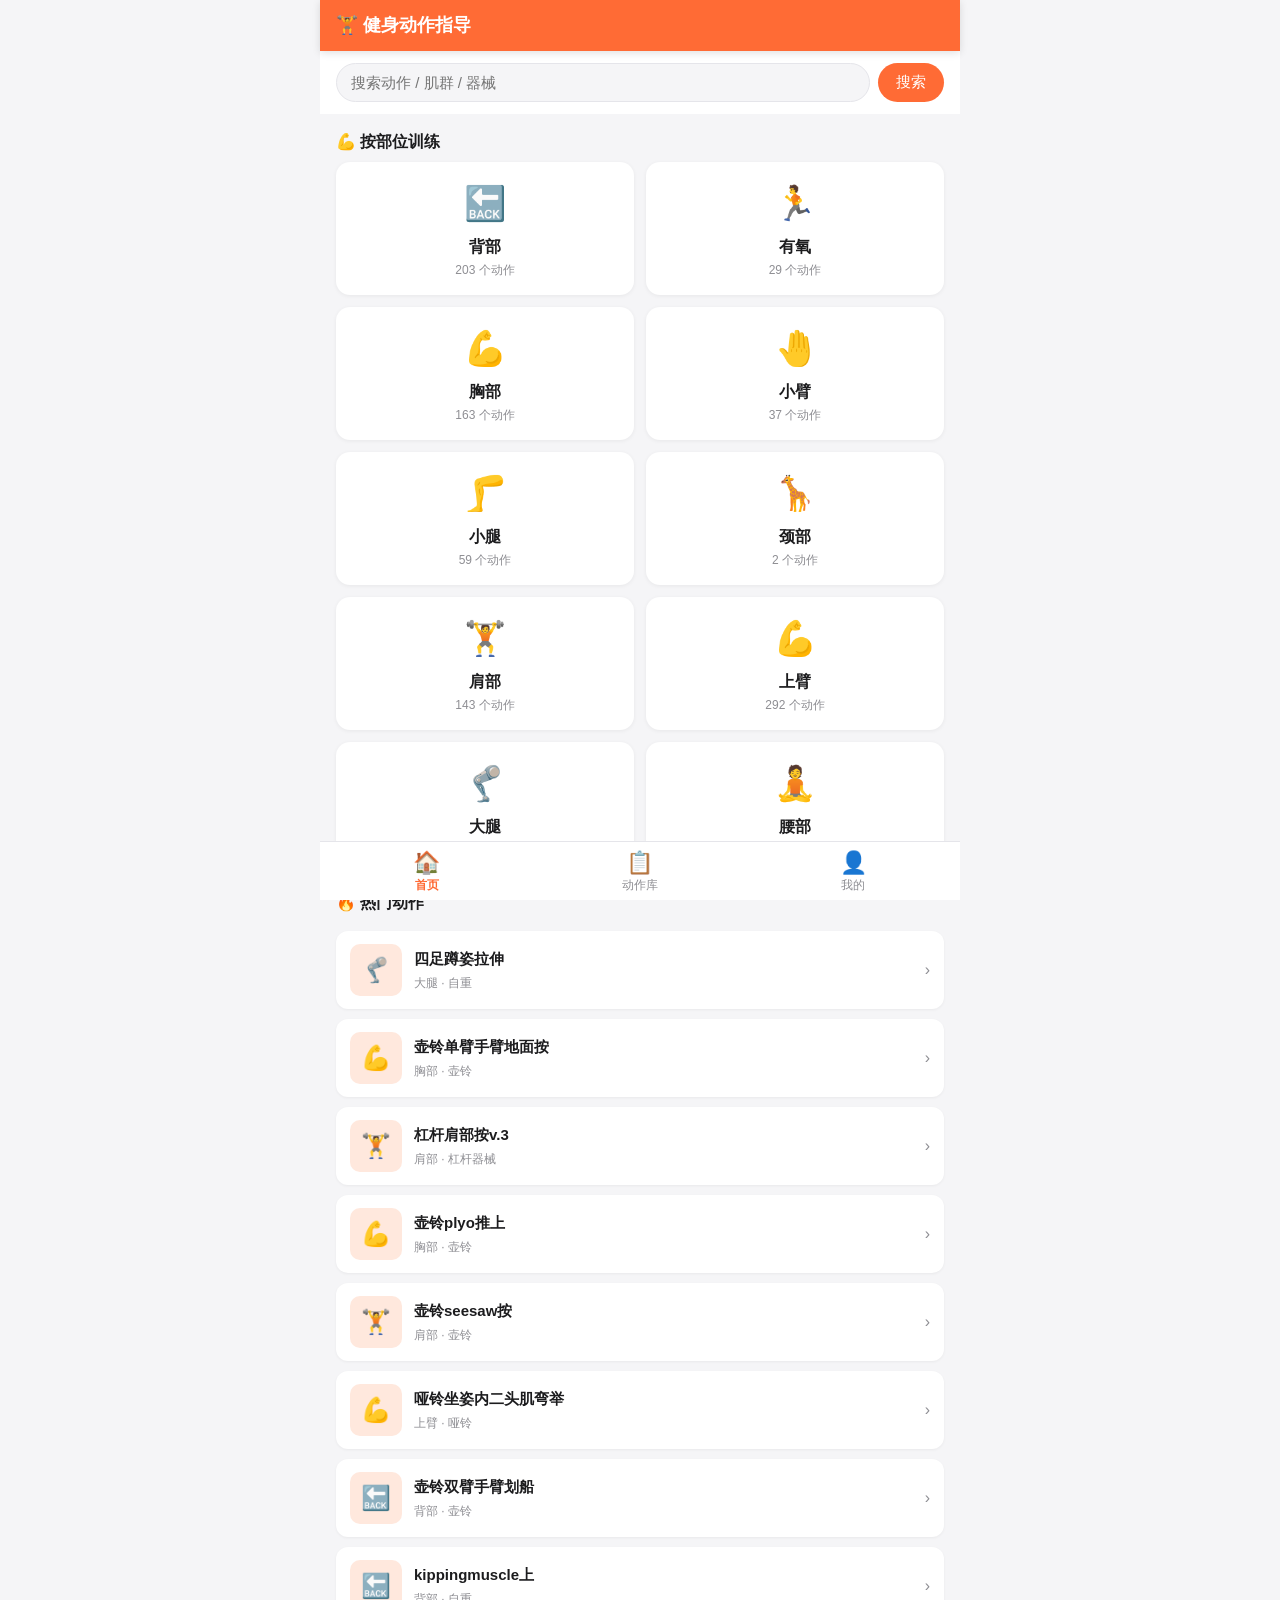
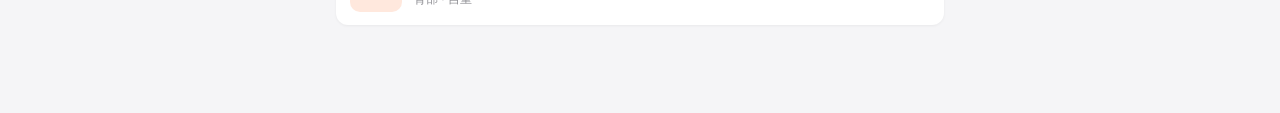
<file: index.html>
<!DOCTYPE html>
<html lang="zh-CN">
<head>
  <meta charset="UTF-8">
  <meta name="viewport" content="width=device-width, initial-scale=1.0, maximum-scale=1.0, user-scalable=no">
  <title>健身动作指导</title>
  <link rel="manifest" href="manifest.json">
  <meta name="theme-color" content="#FF6B35">
  <link rel="stylesheet" href="css/style.css">
</head>
<body>
  <div class="app">
    <div class="topbar"><h1>🏋️ 健身动作指导</h1></div>

    <div class="searchbar">
      <input id="searchInput" type="text" placeholder="搜索动作 / 肌群 / 器械" autocomplete="off">
      <button id="searchBtn">搜索</button>
    </div>

    <div class="section-title">💪 按部位训练</div>
    <div class="grid" id="bodyPartGrid"></div>

    <div class="section-title">🔥 热门动作</div>
    <div class="ex-list" id="hotList"></div>
  </div>

  <div class="tabbar">
    <a href="index.html" class="active"><span class="ico">🏠</span>首页</a>
    <a href="exercises.html"><span class="ico">📋</span>动作库</a>
    <a href="profile.html"><span class="ico">👤</span>我的</a>
  </div>

  <script src="data/exercises.js"></script>
  <script src="js/common.js"></script>
  <script src="js/index.js"></script>
  <script>if('serviceWorker' in navigator)navigator.serviceWorker.register('./sw.js').catch(function(){});</script>
</body>
</html>
</file>
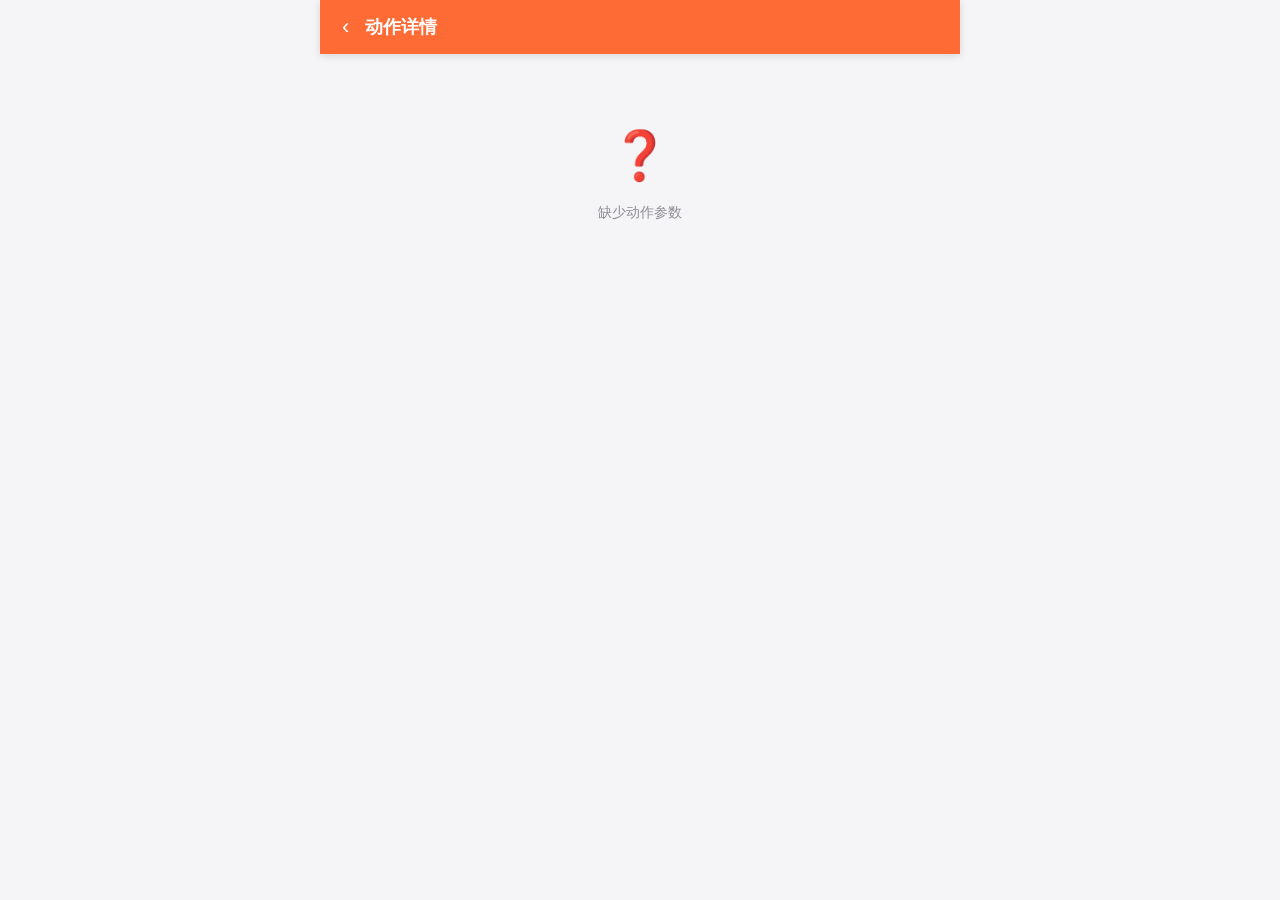
<file: detail.html>
<!DOCTYPE html>
<html lang="zh-CN">
<head>
  <meta charset="UTF-8">
  <meta name="viewport" content="width=device-width, initial-scale=1.0, maximum-scale=1.0, user-scalable=no">
  <title>动作详情 - 健身动作指导</title>
  <link rel="manifest" href="manifest.json">
  <meta name="theme-color" content="#FF6B35">
  <link rel="stylesheet" href="css/style.css">
</head>
<body>
  <div class="app" style="padding-bottom: 30px;">
    <div class="topbar">
      <a class="back" href="javascript:history.back()">‹</a>
      <h1>动作详情</h1>
    </div>
    <div class="detail" id="detail"></div>
  </div>

  <script src="data/exercises.js"></script>
  <script src="js/common.js"></script>
  <script src="js/detail.js"></script>
  <script>if('serviceWorker' in navigator)navigator.serviceWorker.register('./sw.js').catch(function(){});</script>
</body>
</html>
</file>
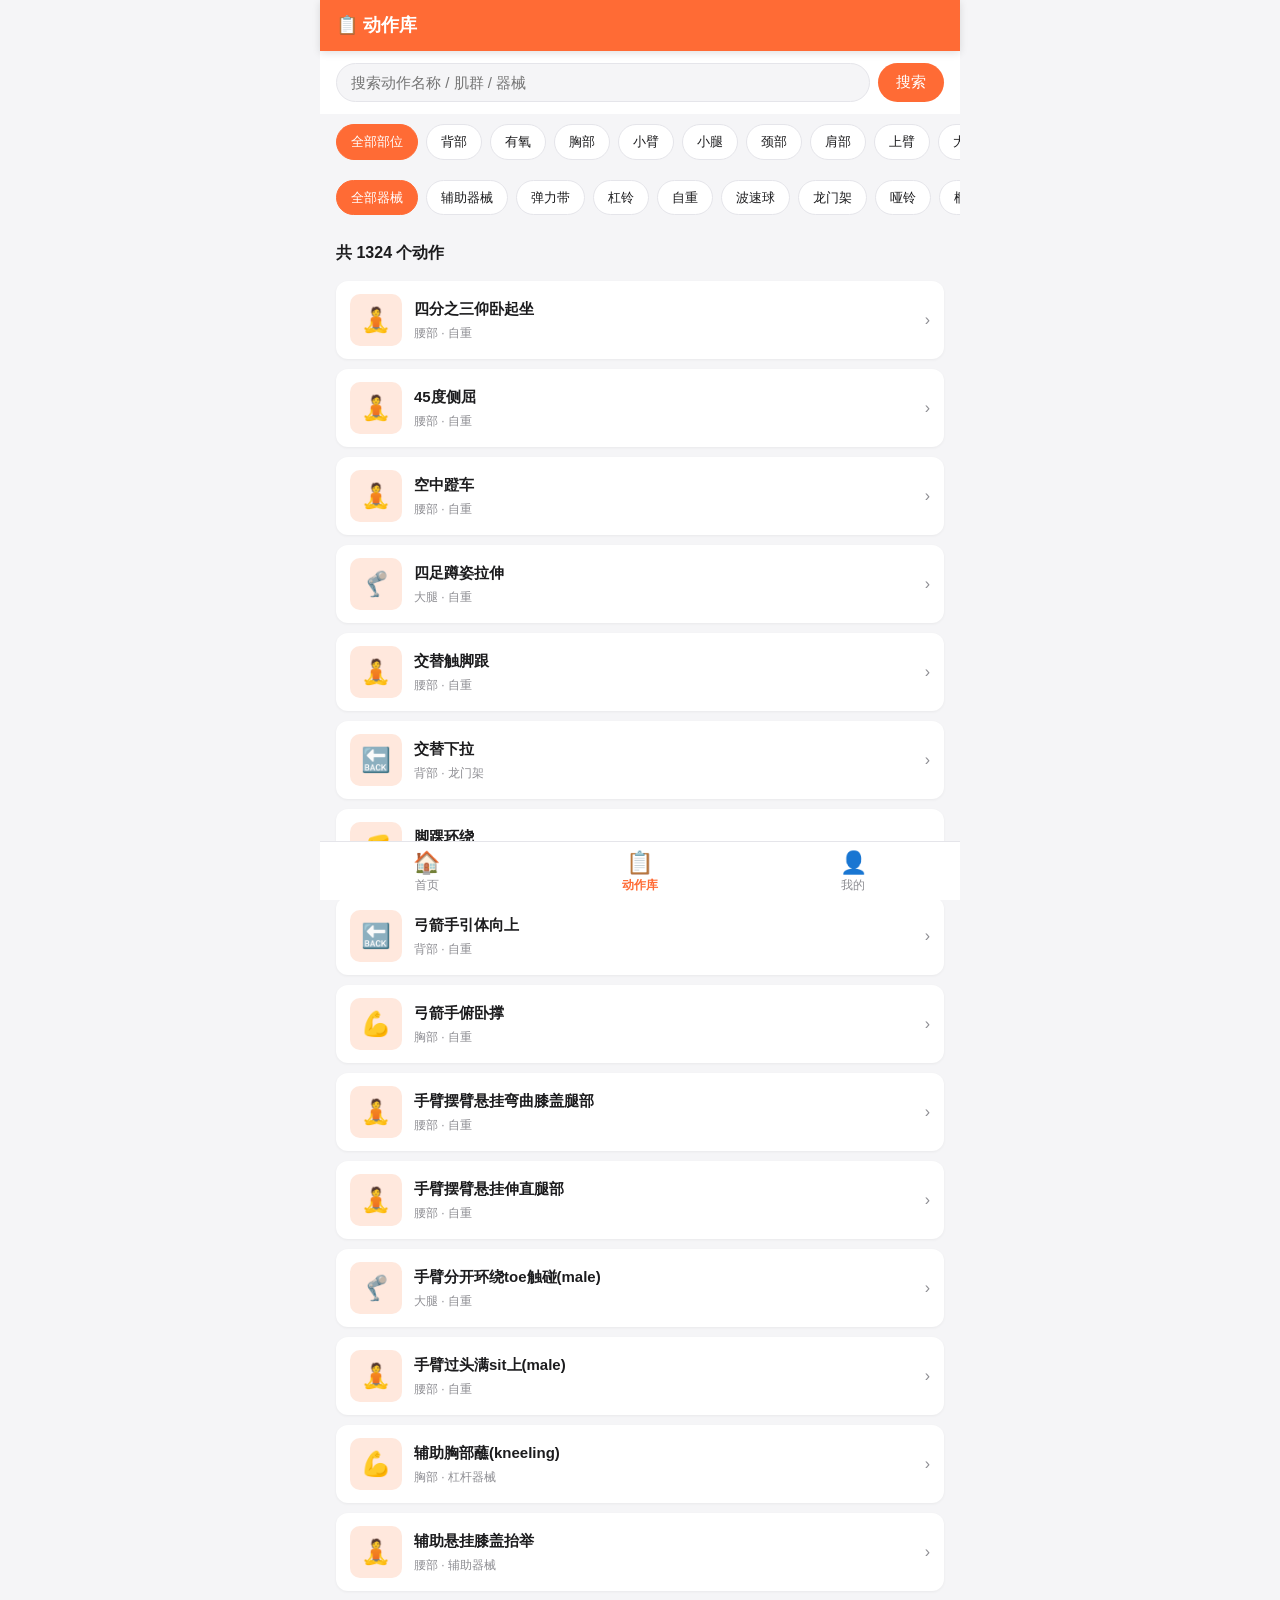
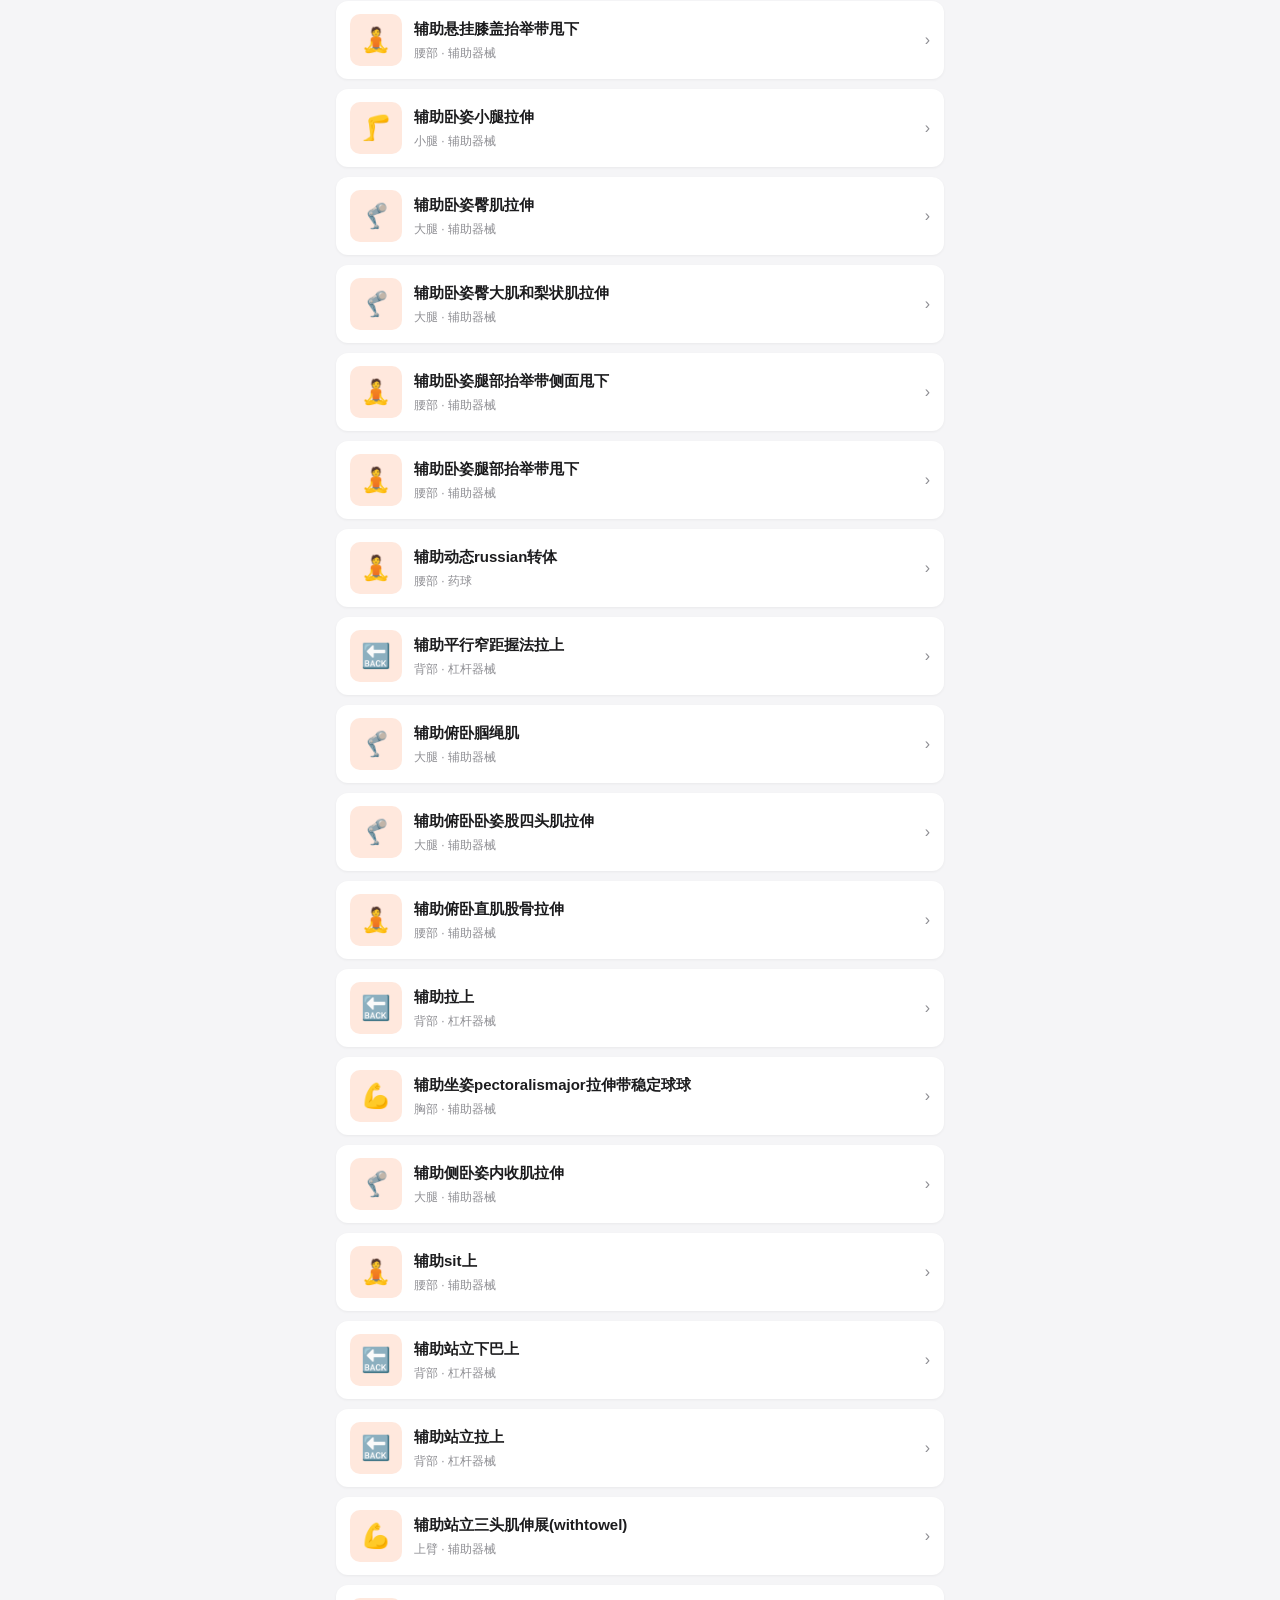
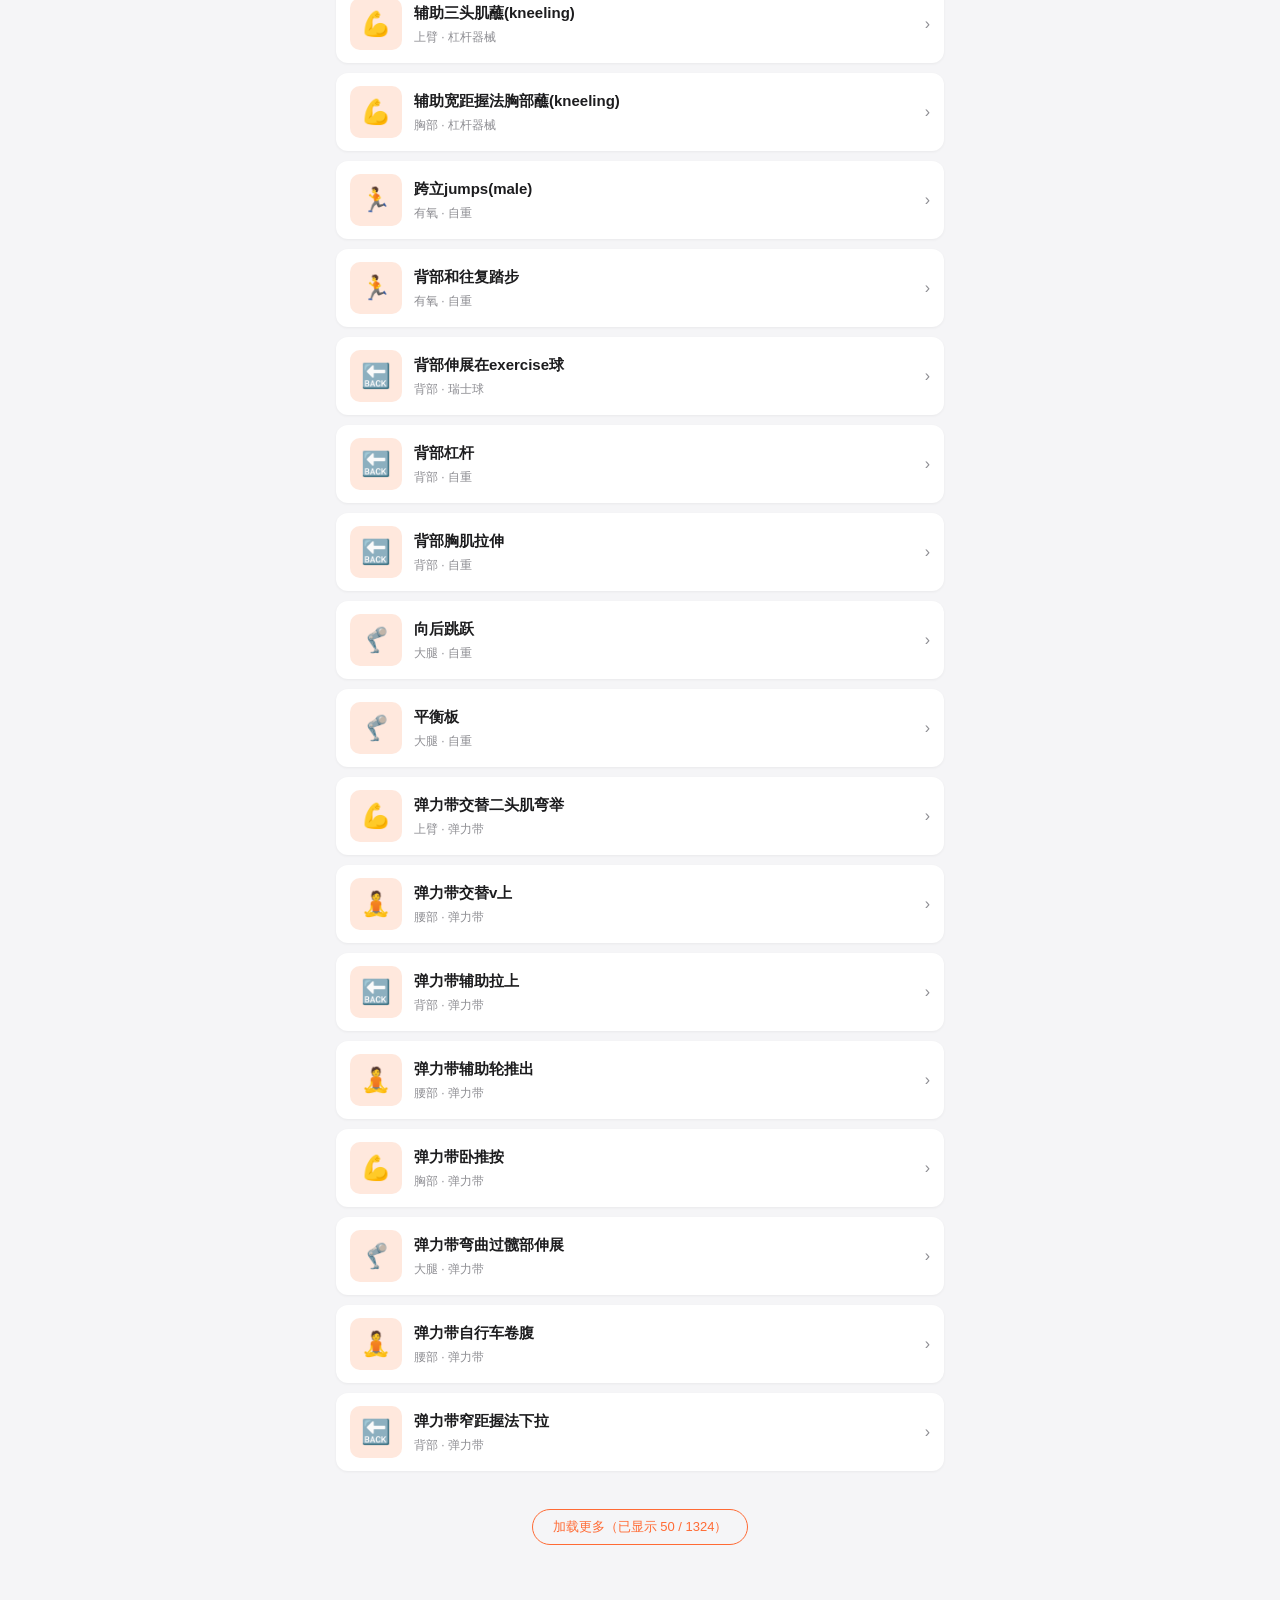
<file: exercises.html>
<!DOCTYPE html>
<html lang="zh-CN">
<head>
  <meta charset="UTF-8">
  <meta name="viewport" content="width=device-width, initial-scale=1.0, maximum-scale=1.0, user-scalable=no">
  <title>动作库 - 健身动作指导</title>
  <link rel="manifest" href="manifest.json">
  <meta name="theme-color" content="#FF6B35">
  <link rel="stylesheet" href="css/style.css">
</head>
<body>
  <div class="app">
    <div class="topbar"><h1>📋 动作库</h1></div>

    <div class="searchbar">
      <input id="searchInput" type="text" placeholder="搜索动作名称 / 肌群 / 器械" autocomplete="off">
      <button id="searchBtn">搜索</button>
    </div>

    <div class="chips" id="bodyPartChips"></div>
    <div class="chips" id="equipmentChips"></div>

    <div class="section-title" id="resultCount">全部动作</div>
    <div class="ex-list" id="exList"></div>

    <div style="text-align:center; padding: 8px 0 20px;">
      <button id="loadMoreBtn" class="clear-btn" style="border-color:#FF6B35;color:#FF6B35;">加载更多</button>
    </div>
  </div>

  <div class="tabbar">
    <a href="index.html"><span class="ico">🏠</span>首页</a>
    <a href="exercises.html" class="active"><span class="ico">📋</span>动作库</a>
    <a href="profile.html"><span class="ico">👤</span>我的</a>
  </div>

  <script src="data/exercises.js"></script>
  <script src="js/common.js"></script>
  <script src="js/exercises.js"></script>
  <script>if('serviceWorker' in navigator)navigator.serviceWorker.register('./sw.js').catch(function(){});</script>
</body>
</html>
</file>
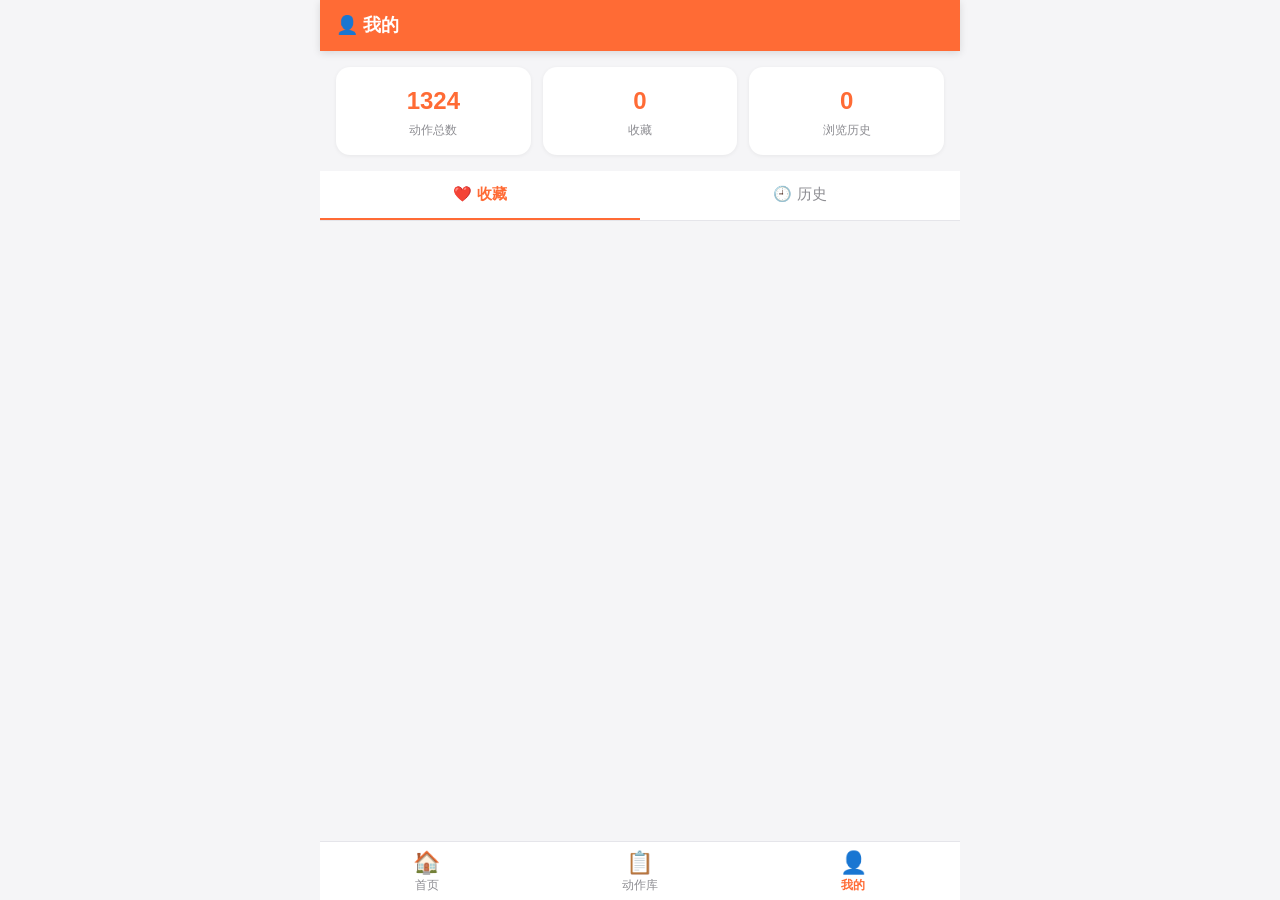
<file: profile.html>
<!DOCTYPE html>
<html lang="zh-CN">
<head>
  <meta charset="UTF-8">
  <meta name="viewport" content="width=device-width, initial-scale=1.0, maximum-scale=1.0, user-scalable=no">
  <title>我的 - 健身动作指导</title>
  <link rel="manifest" href="manifest.json">
  <meta name="theme-color" content="#FF6B35">
  <link rel="stylesheet" href="css/style.css">
</head>
<body>
  <div class="app">
    <div class="topbar"><h1>👤 我的</h1></div>

    <div class="stats">
      <div class="stat"><div class="num" id="statTotal">0</div><div class="label">动作总数</div></div>
      <div class="stat"><div class="num" id="statFav">0</div><div class="label">收藏</div></div>
      <div class="stat"><div class="num" id="statHist">0</div><div class="label">浏览历史</div></div>
    </div>

    <div class="tabs">
      <div class="tab active" data-tab="fav">❤️ 收藏</div>
      <div class="tab" data-tab="hist">🕘 历史</div>
    </div>

    <div class="ex-list" id="list"></div>
    <div style="text-align:center; padding: 0 0 20px;">
      <button id="clearHistBtn" class="clear-btn" style="display:none;">清除全部历史</button>
    </div>
  </div>

  <div class="tabbar">
    <a href="index.html"><span class="ico">🏠</span>首页</a>
    <a href="exercises.html"><span class="ico">📋</span>动作库</a>
    <a href="profile.html" class="active"><span class="ico">👤</span>我的</a>
  </div>

  <script src="data/exercises.js"></script>
  <script src="js/common.js"></script>
  <script src="js/profile.js"></script>
  <script>if('serviceWorker' in navigator)navigator.serviceWorker.register('./sw.js').catch(function(){});</script>
</body>
</html>
</file>
<file: css/style.css>
:root {
  --primary: #FF6B35;
  --primary-dark: #e55a28;
  --bg: #f5f5f7;
  --card: #ffffff;
  --text: #1c1c1e;
  --text-light: #8e8e93;
  --border: #e5e5ea;
  --danger: #ff3b30;
  --gold: #ffd700;
}

* { margin: 0; padding: 0; box-sizing: border-box; -webkit-tap-highlight-color: transparent; }

html { font-size: 16px; }
body {
  font-family: -apple-system, BlinkMacSystemFont, "PingFang SC", "Microsoft YaHei", sans-serif;
  background: var(--bg);
  color: var(--text);
  line-height: 1.5;
}

/* 居中容器（桌面端也好看） */
.app {
  max-width: 640px;
  margin: 0 auto;
  min-height: 100vh;
  position: relative;
  padding-bottom: 70px; /* 给底部 tabbar 留空间 */
}

/* ===== 顶部导航 ===== */
.topbar {
  position: sticky;
  top: 0;
  z-index: 100;
  background: var(--primary);
  color: #fff;
  padding: 12px 16px;
  display: flex;
  align-items: center;
  gap: 10px;
  box-shadow: 0 2px 8px rgba(0,0,0,0.12);
}
.topbar .back {
  color: #fff;
  text-decoration: none;
  font-size: 22px;
  line-height: 1;
  padding: 4px 6px;
}
.topbar h1 { font-size: 18px; font-weight: 600; flex: 1; }

/* ===== 底部 TabBar ===== */
.tabbar {
  position: fixed;
  bottom: 0;
  left: 50%;
  transform: translateX(-50%);
  width: 100%;
  max-width: 640px;
  background: #fff;
  border-top: 1px solid var(--border);
  display: flex;
  z-index: 100;
  padding-bottom: env(safe-area-inset-bottom);
}
.tabbar a {
  flex: 1;
  text-align: center;
  padding: 8px 0 6px;
  text-decoration: none;
  color: var(--text-light);
  font-size: 12px;
}
.tabbar a .ico { font-size: 22px; display: block; line-height: 1.2; }
.tabbar a.active { color: var(--primary); font-weight: 600; }

/* ===== 搜索框 ===== */
.searchbar {
  display: flex;
  gap: 8px;
  padding: 12px 16px;
  background: #fff;
}
.searchbar input {
  flex: 1;
  padding: 10px 14px;
  border: 1px solid var(--border);
  border-radius: 20px;
  font-size: 15px;
  outline: none;
  background: var(--bg);
}
.searchbar input:focus { border-color: var(--primary); }
.searchbar button {
  padding: 0 18px;
  border: none;
  border-radius: 20px;
  background: var(--primary);
  color: #fff;
  font-size: 15px;
  cursor: pointer;
}
.searchbar button:active { background: var(--primary-dark); }

/* ===== 首页：部位宫格 ===== */
.section-title {
  padding: 16px 16px 8px;
  font-size: 16px;
  font-weight: 600;
}
.grid {
  display: grid;
  grid-template-columns: repeat(2, 1fr);
  gap: 12px;
  padding: 0 16px;
}
.grid-card {
  background: var(--card);
  border-radius: 14px;
  padding: 16px;
  text-align: center;
  cursor: pointer;
  box-shadow: 0 1px 4px rgba(0,0,0,0.06);
  transition: transform 0.1s;
}
.grid-card:active { transform: scale(0.97); }
.grid-card .ico { font-size: 34px; display: block; margin-bottom: 6px; }
.grid-card .name { font-size: 16px; font-weight: 600; }
.grid-card .count { font-size: 12px; color: var(--text-light); margin-top: 2px; }

/* ===== 动作列表卡片 ===== */
.ex-list { padding: 8px 16px; }
.ex-card {
  background: var(--card);
  border-radius: 12px;
  padding: 13px 14px;
  margin-bottom: 10px;
  cursor: pointer;
  box-shadow: 0 1px 3px rgba(0,0,0,0.05);
  display: flex;
  align-items: center;
  gap: 12px;
}
.ex-card:active { background: #fafafa; }
.ex-card .thumb {
  width: 52px; height: 52px;
  border-radius: 10px;
  background: #ffe8dd;
  flex-shrink: 0;
  display: flex; align-items: center; justify-content: center;
  font-size: 24px;
}
.ex-card .info { flex: 1; min-width: 0; }
.ex-card .name { font-size: 15px; font-weight: 600; overflow: hidden; text-overflow: ellipsis; white-space: nowrap; }
.ex-card .meta { font-size: 12px; color: var(--text-light); margin-top: 3px; }
.ex-card .arrow { color: var(--text-light); }

/* ===== 筛选 chips ===== */
.chips {
  display: flex;
  gap: 8px;
  overflow-x: auto;
  padding: 10px 16px;
  white-space: nowrap;
  -webkit-overflow-scrolling: touch;
  scrollbar-width: none;
}
.chips::-webkit-scrollbar { display: none; }
.chip {
  padding: 7px 14px;
  border-radius: 18px;
  background: #fff;
  border: 1px solid var(--border);
  font-size: 13px;
  cursor: pointer;
  flex-shrink: 0;
  color: var(--text);
}
.chip.active {
  background: var(--primary);
  color: #fff;
  border-color: var(--primary);
}

/* ===== 详情页 ===== */
.detail { padding: 16px; }
.detail .gif {
  width: 100%;
  border-radius: 14px;
  background: #eee;
  display: block;
  min-height: 200px;
  object-fit: contain;
}
.detail .gif-fallback {
  width: 100%;
  border-radius: 14px;
  background: #ffe8dd;
  display: flex; align-items: center; justify-content: center;
  font-size: 72px;
  min-height: 200px;
}
.detail h2 { font-size: 22px; margin: 16px 0 8px; }
.detail .tags { display: flex; flex-wrap: wrap; gap: 8px; margin-bottom: 16px; }
.tag {
  padding: 4px 10px;
  border-radius: 14px;
  font-size: 12px;
  background: #ffe8dd;
  color: var(--primary-dark);
}
.tag.secondary { background: #e8e8ed; color: #5a5a5e; }

.detail .steps { margin: 8px 0 20px; }
.detail .steps h3 { font-size: 16px; margin-bottom: 10px; }
.step {
  display: flex;
  gap: 10px;
  margin-bottom: 10px;
  align-items: flex-start;
}
.step .num {
  width: 22px; height: 22px;
  border-radius: 50%;
  background: var(--primary);
  color: #fff;
  font-size: 12px;
  display: flex; align-items: center; justify-content: center;
  flex-shrink: 0;
  margin-top: 2px;
}
.step p { font-size: 14px; color: #333; flex: 1; }

.fav-btn {
  width: 100%;
  padding: 13px;
  border: none;
  border-radius: 12px;
  background: var(--primary);
  color: #fff;
  font-size: 16px;
  font-weight: 600;
  cursor: pointer;
  margin-bottom: 20px;
}
.fav-btn.active { background: #fff; color: var(--primary); border: 1.5px solid var(--primary); }
.fav-btn:active { opacity: 0.9; }

/* ===== 我的页 ===== */
.stats {
  display: flex;
  gap: 12px;
  padding: 16px;
}
.stat {
  flex: 1;
  background: var(--card);
  border-radius: 14px;
  text-align: center;
  padding: 16px 8px;
  box-shadow: 0 1px 4px rgba(0,0,0,0.06);
}
.stat .num { font-size: 24px; font-weight: 700; color: var(--primary); }
.stat .label { font-size: 12px; color: var(--text-light); margin-top: 2px; }

.tabs { display: flex; background: #fff; border-bottom: 1px solid var(--border); }
.tabs .tab {
  flex: 1; text-align: center; padding: 12px;
  font-size: 15px; cursor: pointer; color: var(--text-light);
  border-bottom: 2px solid transparent;
}
.tabs .tab.active { color: var(--primary); border-bottom-color: var(--primary); font-weight: 600; }

.empty { text-align: center; padding: 50px 16px; color: var(--text-light); font-size: 14px; }
.empty .ico { font-size: 48px; display: block; margin-bottom: 10px; }

.clear-btn {
  display: block;
  margin: 12px auto 0;
  padding: 8px 20px;
  border: 1px solid var(--danger);
  color: var(--danger);
  background: none;
  border-radius: 20px;
  font-size: 13px;
  cursor: pointer;
}

.loading { text-align: center; padding: 30px; color: var(--text-light); font-size: 14px; }
</file>
